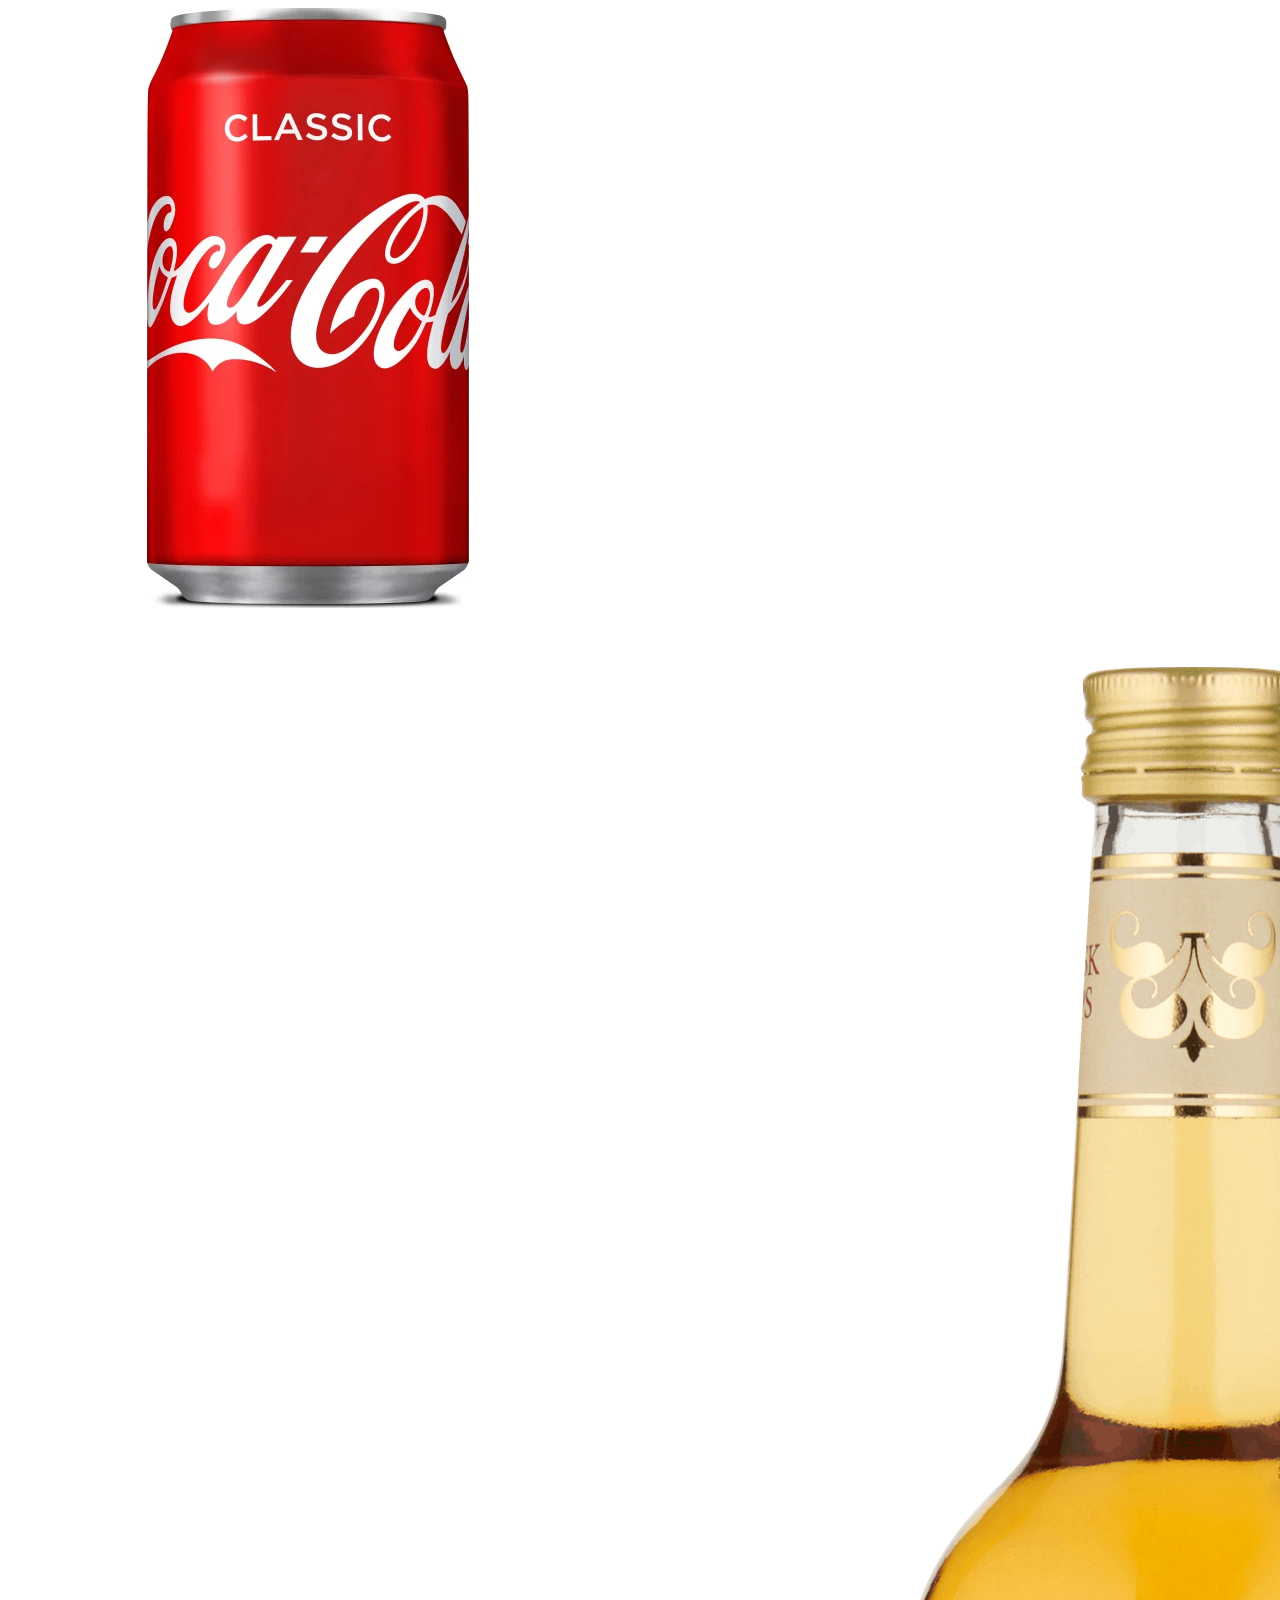
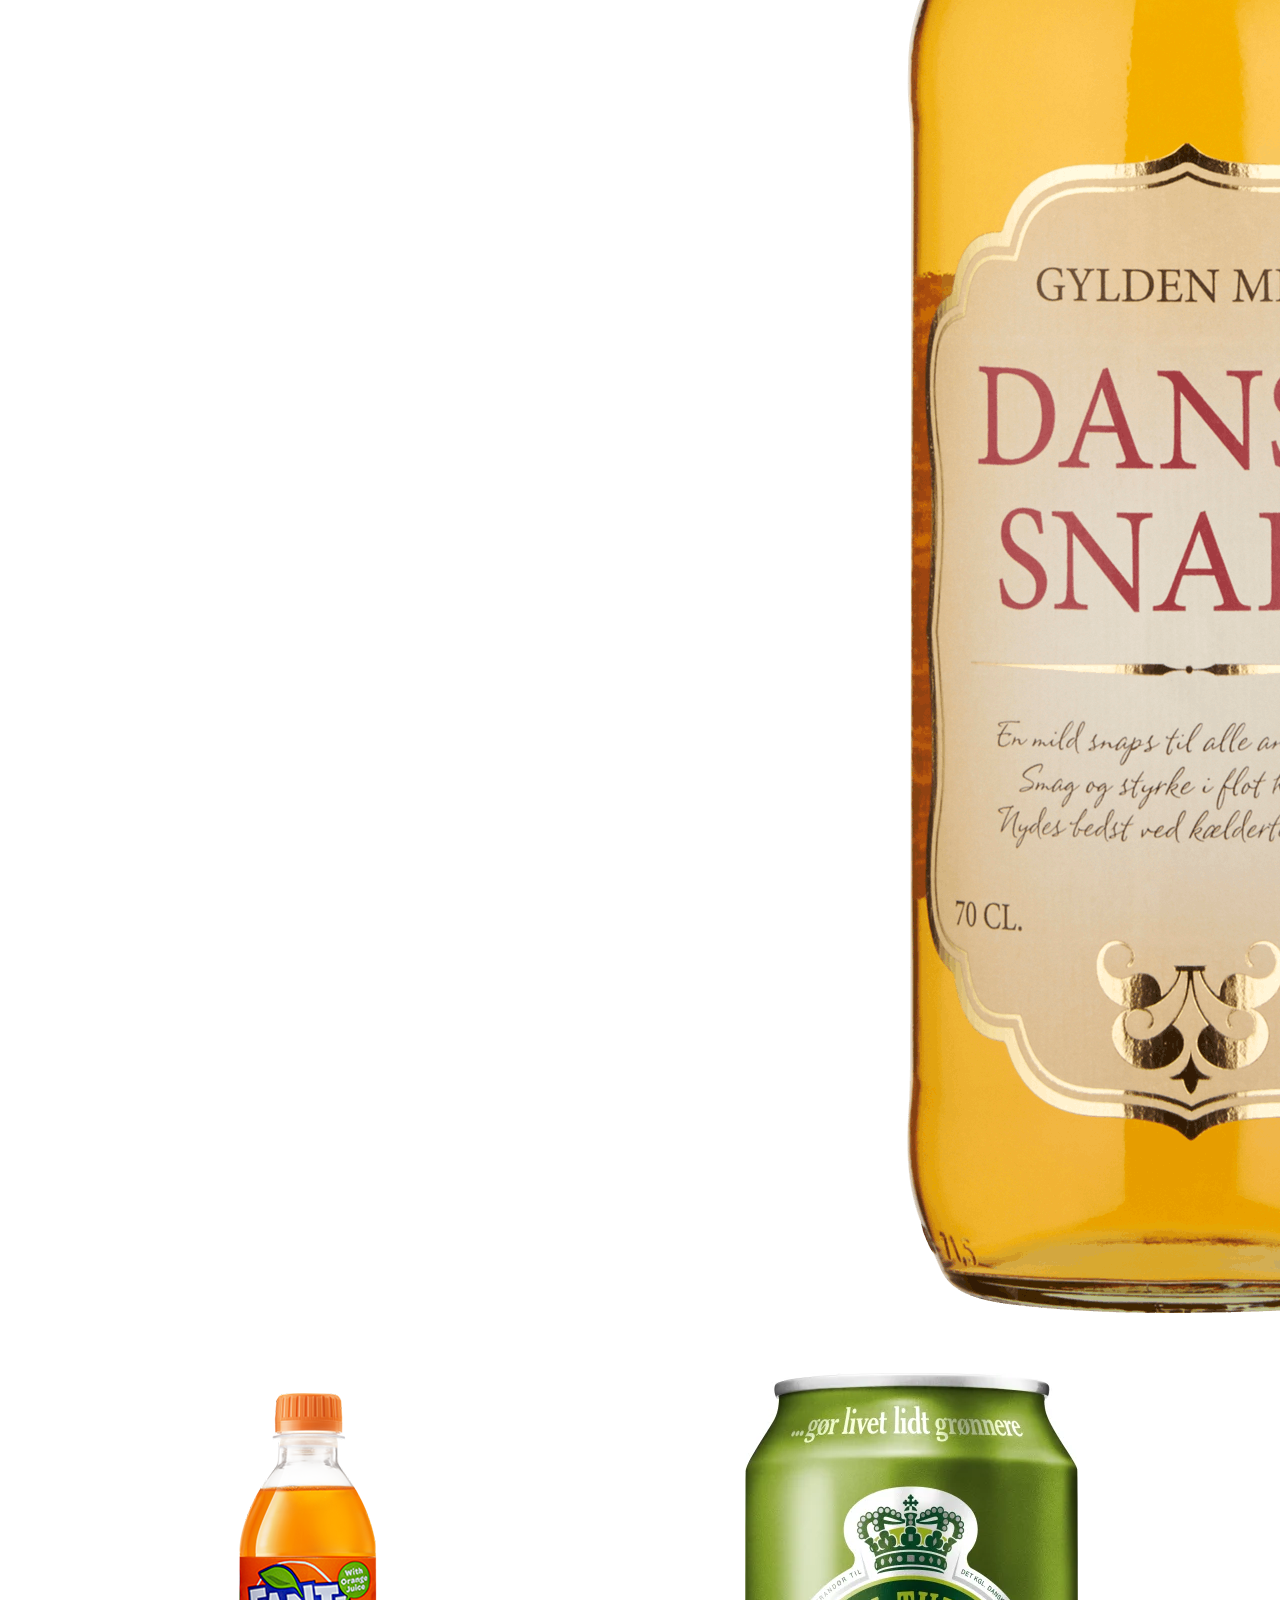
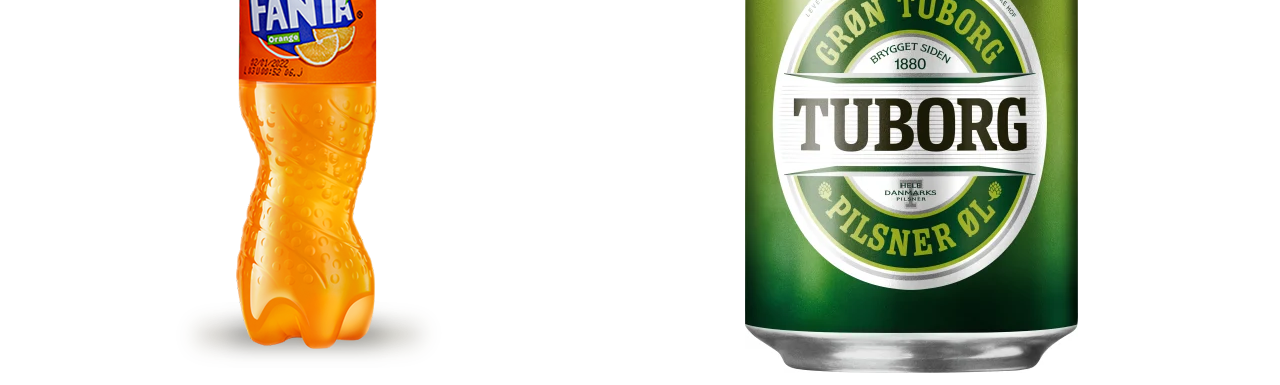
<file: oevelse_1.html>
<html lang="da">
  <head>
    <meta charset="UTF-8" />
    <meta http-equiv="X-UA-Compatible" content="IE=edge" />
    <meta name="viewport" content="width=device-width, initial-scale=1.0" />
    <title>Oevelse_1</title>
  </head>
  <body>
    <img src="/Billeder_oevelese1/Cola.webp" alt="Cola" id="Cola" />
    <img src="/Billeder_oevelese1/snaps.png" alt="snaps" id="snaps" />
    <img src="/Billeder_oevelese1/sodavand.png" alt="sodavand" id="sodavand" />
    <img src="/Billeder_oevelese1/tuborg.webp" alt="tuborg" id="tuborg" />
    <script src="oevelse_1.js"></script>
  </body>
</html>
</file>
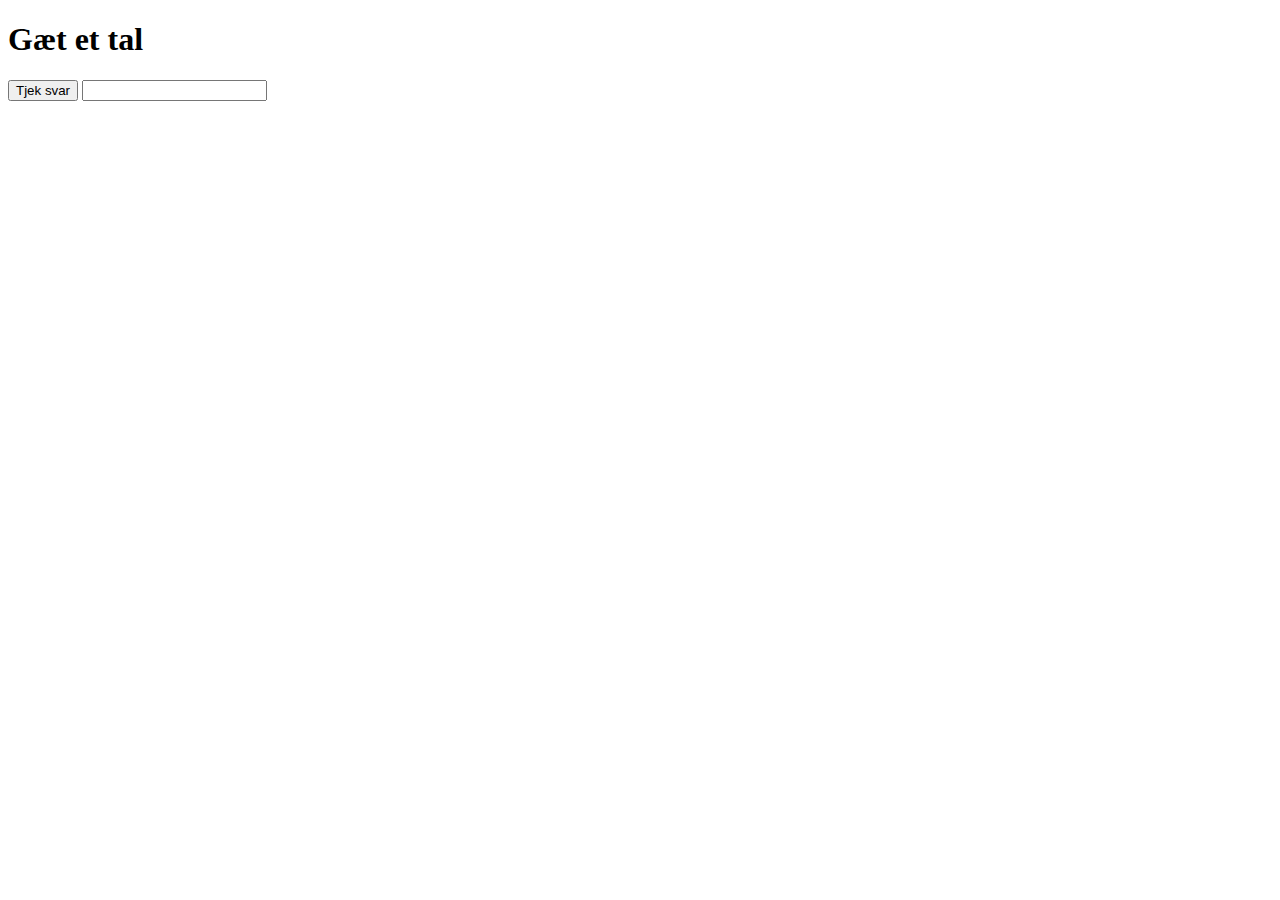
<file: oevelse_3/oevelse_3.html>
<!DOCTYPE html>
<html lang="en">
  <head>
    <meta charset="UTF-8" />
    <meta http-equiv="X-UA-Compatible" content="IE=edge" />
    <meta name="viewport" content="width=device-width, initial-scale=1.0" />
    <title>Document</title>
  </head>
  <body>
    <h1>Gæt et tal</h1>
    <button>Tjek svar</button>
    <input type="number" id="tal" />
    <script src="oevelse_3.js"></script>
  </body>
</html>
</file>
